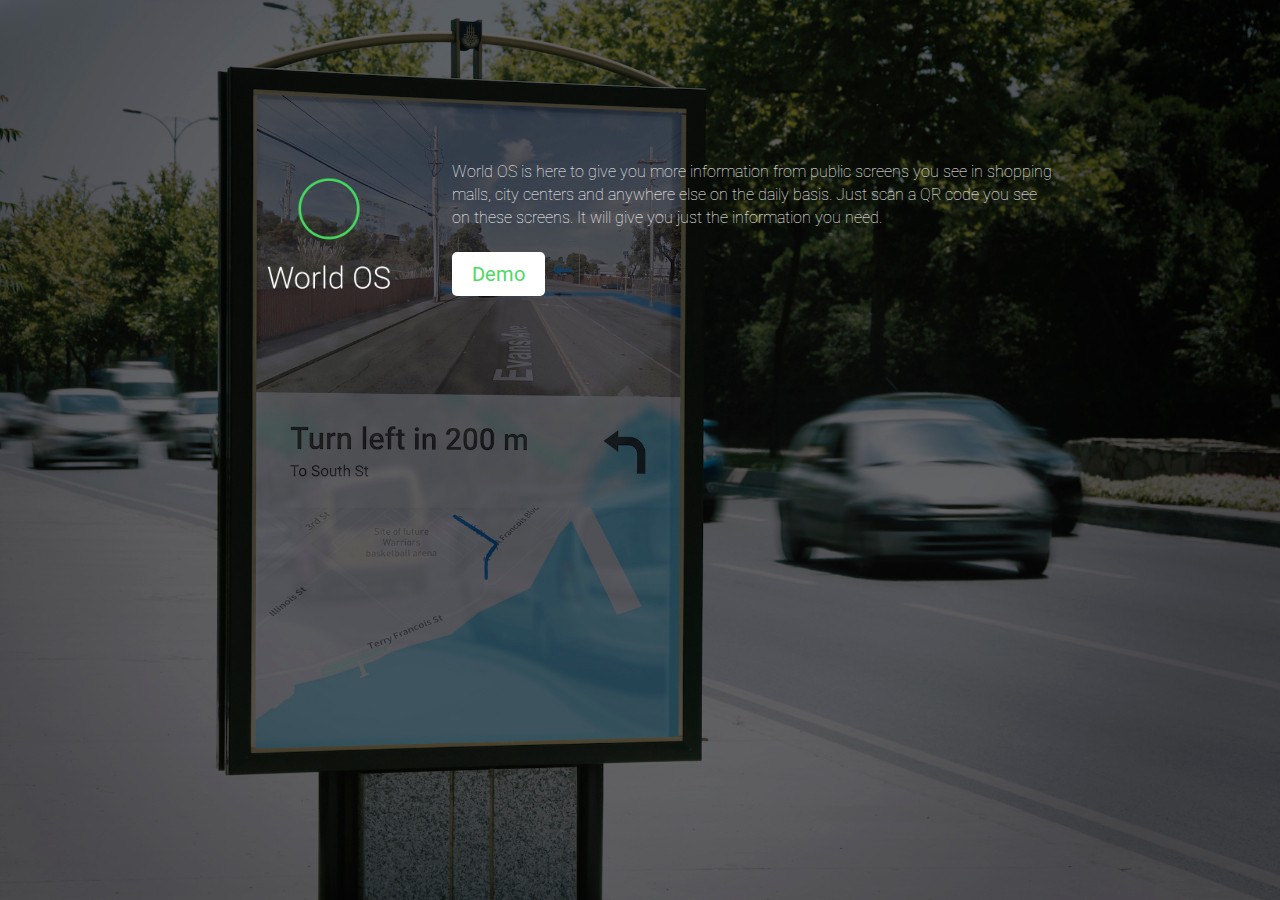
<file: index.html>
<!DOCTYPE html>
<html>
<head>
  <meta charset="utf-8">
  <meta name="viewport" content="width=device-width, initial-scale=1.0">
  <link href="https://fonts.googleapis.com/css?family=Roboto:100, 400,700" rel="stylesheet">
  <link rel="stylesheet" href="https://maxcdn.bootstrapcdn.com/bootstrap/3.3.7/css/bootstrap.min.css" integrity="sha384-BVYiiSIFeK1dGmJRAkycuHAHRg32OmUcww7on3RYdg4Va+PmSTsz/K68vbdEjh4u" crossorigin="anonymous">
  <link rel="stylesheet" href="assets/css/normalize.css">
  <link rel="stylesheet" href="assets/css/animate.css">
  <link rel="stylesheet" href="assets/css/master.css">
  <title>World OS</title>
</head>
  <body>
    <div class="main row">
      <img src="assets/img/logo.png">
      <div>
        <p>World OS is here to give you more information from public screens you see in shopping malls, city centers and anywhere else on the daily basis. Just scan a QR code you see on these screens. It will give you just the information you need.</p>
        <a href="#">Demo</a>
      </div>
    </div>
  </body>
</html>
</file>
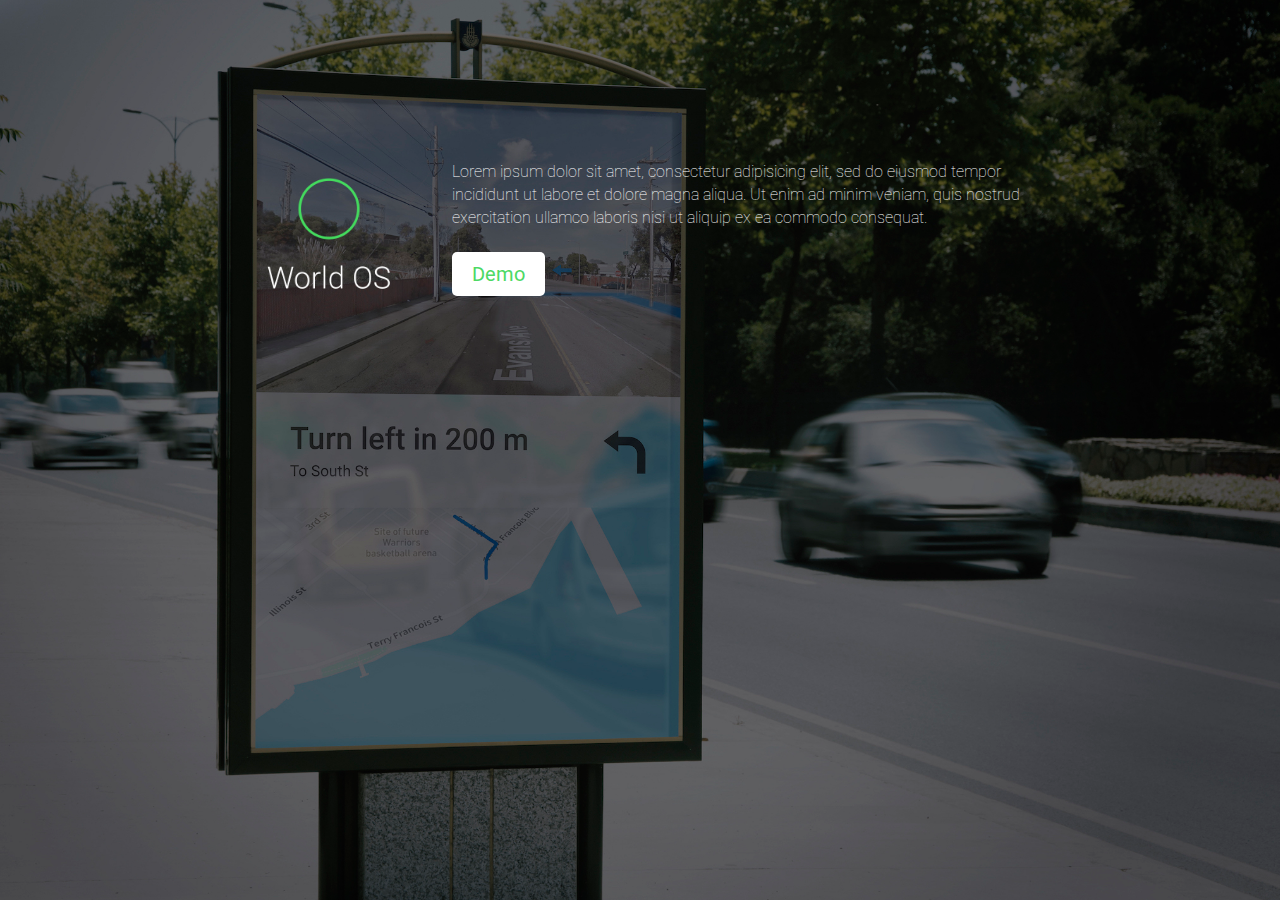
<file: includes/index.html>
<!DOCTYPE html>
<html>
<head>
  <meta charset="utf-8">
  <meta name="viewport" content="width=device-width, initial-scale=1.0">
  <link href="https://fonts.googleapis.com/css?family=Roboto:100, 400,700" rel="stylesheet">
  <link rel="stylesheet" href="https://maxcdn.bootstrapcdn.com/bootstrap/3.3.7/css/bootstrap.min.css" integrity="sha384-BVYiiSIFeK1dGmJRAkycuHAHRg32OmUcww7on3RYdg4Va+PmSTsz/K68vbdEjh4u" crossorigin="anonymous">
  <link rel="stylesheet" href="../assets/css/normalize.css">
  <link rel="stylesheet" href="../assets/css/animate.css">
  <link rel="stylesheet" href="../assets/css/master.css">
</head>
  <body>
    <div class="main row">
      <img src="../assets/img/logo.png">
      <div>
        <p>Lorem ipsum dolor sit amet, consectetur adipisicing elit, sed do eiusmod tempor incididunt ut labore et dolore magna aliqua. Ut enim ad minim veniam, quis nostrud exercitation ullamco laboris nisi ut aliquip ex ea commodo consequat.</p>
        <a href="#">Demo</a>
      </div>
    </div>
  </body>
</html>
</file>
<file: assets/css/master.css>
/*****************************************

Obecné

*****************************************/

html {
  min-height: 100%;
}

h1, h2, h3, h4, h5, p, span {
  font-size: 16px;
  color: #403a3a;
}

body {
  font-family: 'Roboto', sans-serif;
  margin: 0;
  background: url("../img/hp.jpg");
  background-size: cover;
  background-repeat: no-repeat;
  min-height: 100%;
}

.main {
  margin: 0 auto;
  height: auto;
  width: auto;
  text-align: center;
  margin-top: calc((50vh - 225px)/2)
}

.main p {
  color: white;
  font-weight: 100;
  margin-bottom: 30px;
  text-align: left;
}

.main a {
  background: #fff;
  color: #4dd964;
  font-weight: 400;
  padding: 10px 20px;
  border-radius: 5px;
  font-size: 20px;
}

.main a:hover {
  background: #d2ecd7;
  text-decoration: none;
}

.main div {
  display: inline-block;
  vertical-align: middle;
  width: 80%;
  max-width: 600px;
  margin-left: 20px;
  text-align: left !important;
}

.main img {
  display: inline-block;
  vertical-align: middle;
  width: 200px;
  padding-top: 25px;
}
</file>
